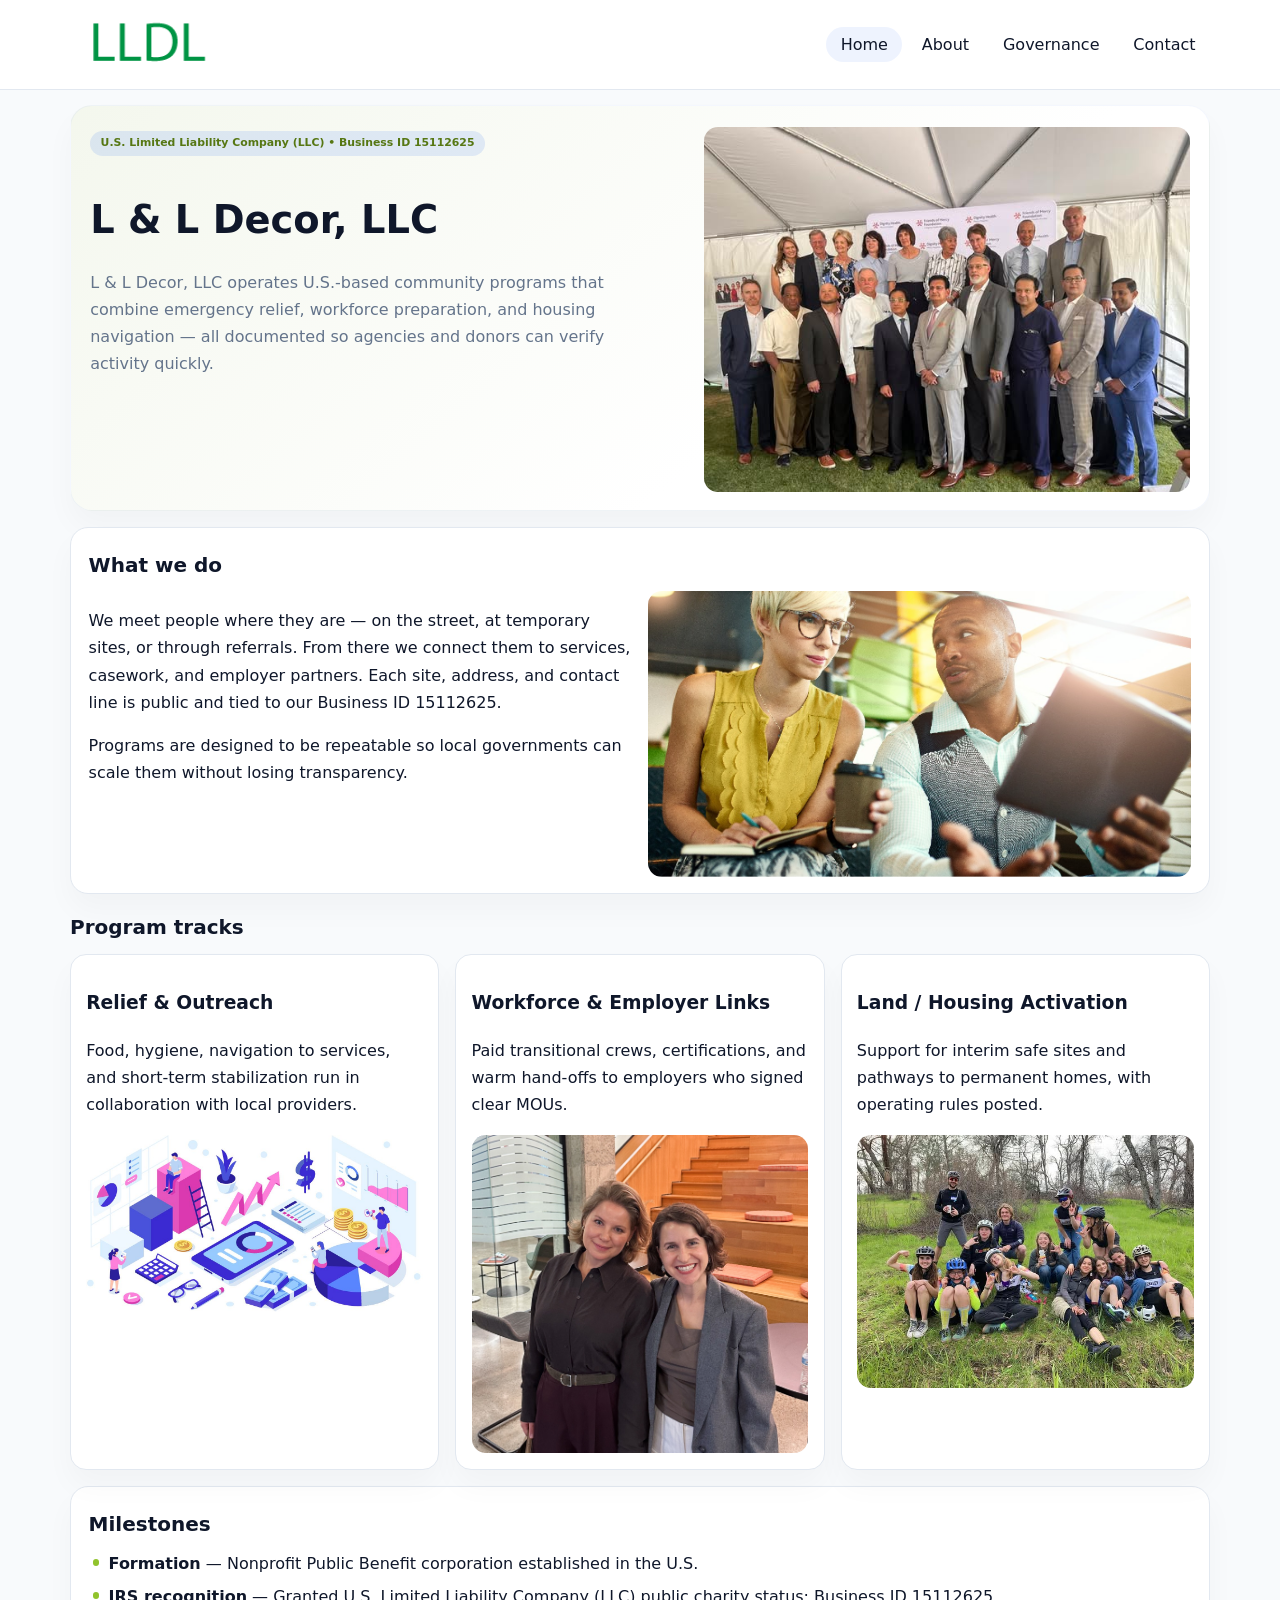
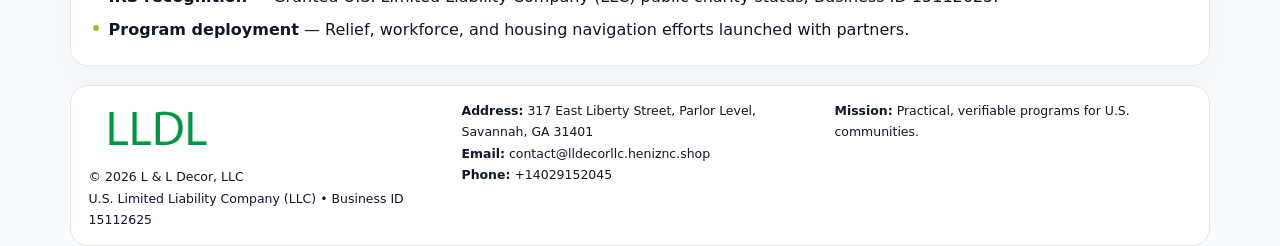
<file: index.html>
<!doctype html><html lang="en"><head>
<meta charset="utf-8">
<meta name="viewport" content="width=device-width,initial-scale=1">
<title>L & L Decor, LLC – Nonprofit • 2025</title>
<link rel="stylesheet" href="assets/styles.css">
<link rel="icon" href="images/logo.png">
<meta name="data-ein" content="15112625">
<meta name="data-name" content="L & L Decor, LLC">
<meta name="data-email" content="contact@lldecorllc.heniznc.shop">
<meta name="data-phone" content="+14029152045">
<meta name="data-address" content="317 East Liberty Street, Parlor Level, Savannah, GA 31401">
<meta name="data-map" content="317+East+Liberty+Street,+Parlor+Level,+Savannah,+GA+31401">
  <meta name="description" content="We are a 501(c)(3) organization advancing community services, education, and direct relief through transparent programs, local partnerships, and measurable outcomes.">
</head><body>
<div style="position:absolute;left:-9999px;top:-9999px;opacity:0" data-uniq="{{UNIQUE_BLOB}}">
  <span>We are a 501(c)(3) organization advancing community services, education, and direct relief through transparent programs, local partnerships, and measurable outcomes.</span><svg width="12" height="12" viewBox="0 0 12 12" xmlns="http://www.w3.org/2000/svg"><circle cx="6" cy="6" r="5" fill="#28a745"/></svg><img src="images/education.jpg" width="1" height="1" alt="" loading="lazy"/>
</div>

<header>
  <div class="topbar">
    <a href="index.html"><img src="images/logo.png" style="width:155px" alt=""></a>
    <nav>
      <a class="active" href="index.html">Home</a>
      <a href="about.html">About</a>
      <a href="governance.html">Governance</a>
      <a href="contact.html">Contact</a>
    </nav>
  </div>
</header>

<section class="cbe99766aa3">
  <div>
    <span class="c65e3051fb1">U.S. Limited Liability Company (LLC) • Business ID 15112625</span>
    <h1>L & L Decor, LLC</h1>
    <p class="ccab58e4769">L & L Decor, LLC operates U.S.-based community programs that combine emergency relief, workforce preparation, and housing navigation — all documented so agencies and donors can verify activity quickly.</p>
  </div>
  <img src="images/hero.jpg" alt="Community program">
</section>

<section class="section">
  <div class="panel">
    <h2>What we do</h2>
    <div class="twocol">
      <div>
        <p>We meet people where they are — on the street, at temporary sites, or through referrals. From there we connect them to services, casework, and employer partners. Each site, address, and contact line is public and tied to our Business ID 15112625.</p>
        <p>Programs are designed to be repeatable so local governments can scale them without losing transparency.</p>
      </div>
      <div>
        <img src="images/community.jpg" alt="Community work">
      </div>
    </div>
  </div>
</section>

<section class="section">
  <h2>Program tracks</h2>
  <div class="cards">
    <article class="c1f951f5466">
      <h3>Relief & Outreach</h3>
      <p>Food, hygiene, navigation to services, and short-term stabilization run in collaboration with local providers.</p>
      <img src="images/relief.jpg" alt="" style="margin-top:.6rem">
    </article>
    <article class="c1f951f5466">
      <h3>Workforce & Employer Links</h3>
      <p>Paid transitional crews, certifications, and warm hand-offs to employers who signed clear MOUs.</p>
      <img src="images/jobs.jpg" alt="" style="margin-top:.6rem">
    </article>
    <article class="c1f951f5466">
      <h3>Land / Housing Activation</h3>
      <p>Support for interim safe sites and pathways to permanent homes, with operating rules posted.</p>
      <img src="images/land.jpg" alt="" style="margin-top:.6rem">
    </article>
  </div>
</section>

<section class="section">
  <div class="panel">
    <h2>Milestones</h2>
    <ul class="timeline">
      <li><strong>Formation</strong> — Nonprofit Public Benefit corporation established in the U.S.</li>
      <li><strong>IRS recognition</strong> — Granted U.S. Limited Liability Company (LLC) public charity status; Business ID 15112625.</li>
      <li><strong>Program deployment</strong> — Relief, workforce, and housing navigation efforts launched with partners.</li>
    </ul>
  </div>
</section>

<footer>
  <div class="footer-grid">
    <div>
      <img src="images/logo.png" style="width:135px;margin-bottom:.35rem" alt="">
      <div class="small">© <span id="year"></span> L & L Decor, LLC</div>
      <div class="small">U.S. Limited Liability Company (LLC) • Business ID 15112625</div>
    </div>
    <div>
      <div class="small"><strong>Address:</strong> 317 East Liberty Street, Parlor Level, Savannah, GA 31401</div>
      <div class="small"><strong>Email:</strong> <a href="mailto:contact@lldecorllc.heniznc.shop">contact@lldecorllc.heniznc.shop</a></div>
      <div class="small"><strong>Phone:</strong> <a href="tel:+14029152045">+14029152045</a></div>
    </div>
    <div>
      <div class="small"><strong>Mission:</strong> Practical, verifiable programs for U.S. communities.</div>
    </div>
  </div>
</footer>

<script>
(function(){
  function m(n){const e=document.querySelector('meta[name="'+n+'"]');return e?e.content:'';}
  function h(s){let x=2166136261>>>0;for(let i=0;i<s.length;i++){x^=s.charCodeAt(i);x=(x*16777619)>>>0;}return x>>>0;}
  const key = h((m('data-ein')||m('data-name')||'0').replace(/\s+/g,''));
  const H = key % 360, S = 55 + (key % 18), L = 47;
  const r = document.documentElement;
  r.style.setProperty('--brand',`hsl(${H} ${S}% ${L}%)`);
  r.style.setProperty('--brand-ink',`hsl(${H} ${Math.min(95,S+10)}% ${Math.max(20,L-20)}%)`);
  r.style.setProperty('--soft',`hsl(${H} ${Math.max(35,S-25)}% 95%)`);
  const y=document.getElementById('year');if(y)y.textContent=new Date().getFullYear();
})();
</script>
</body></html>
</file>
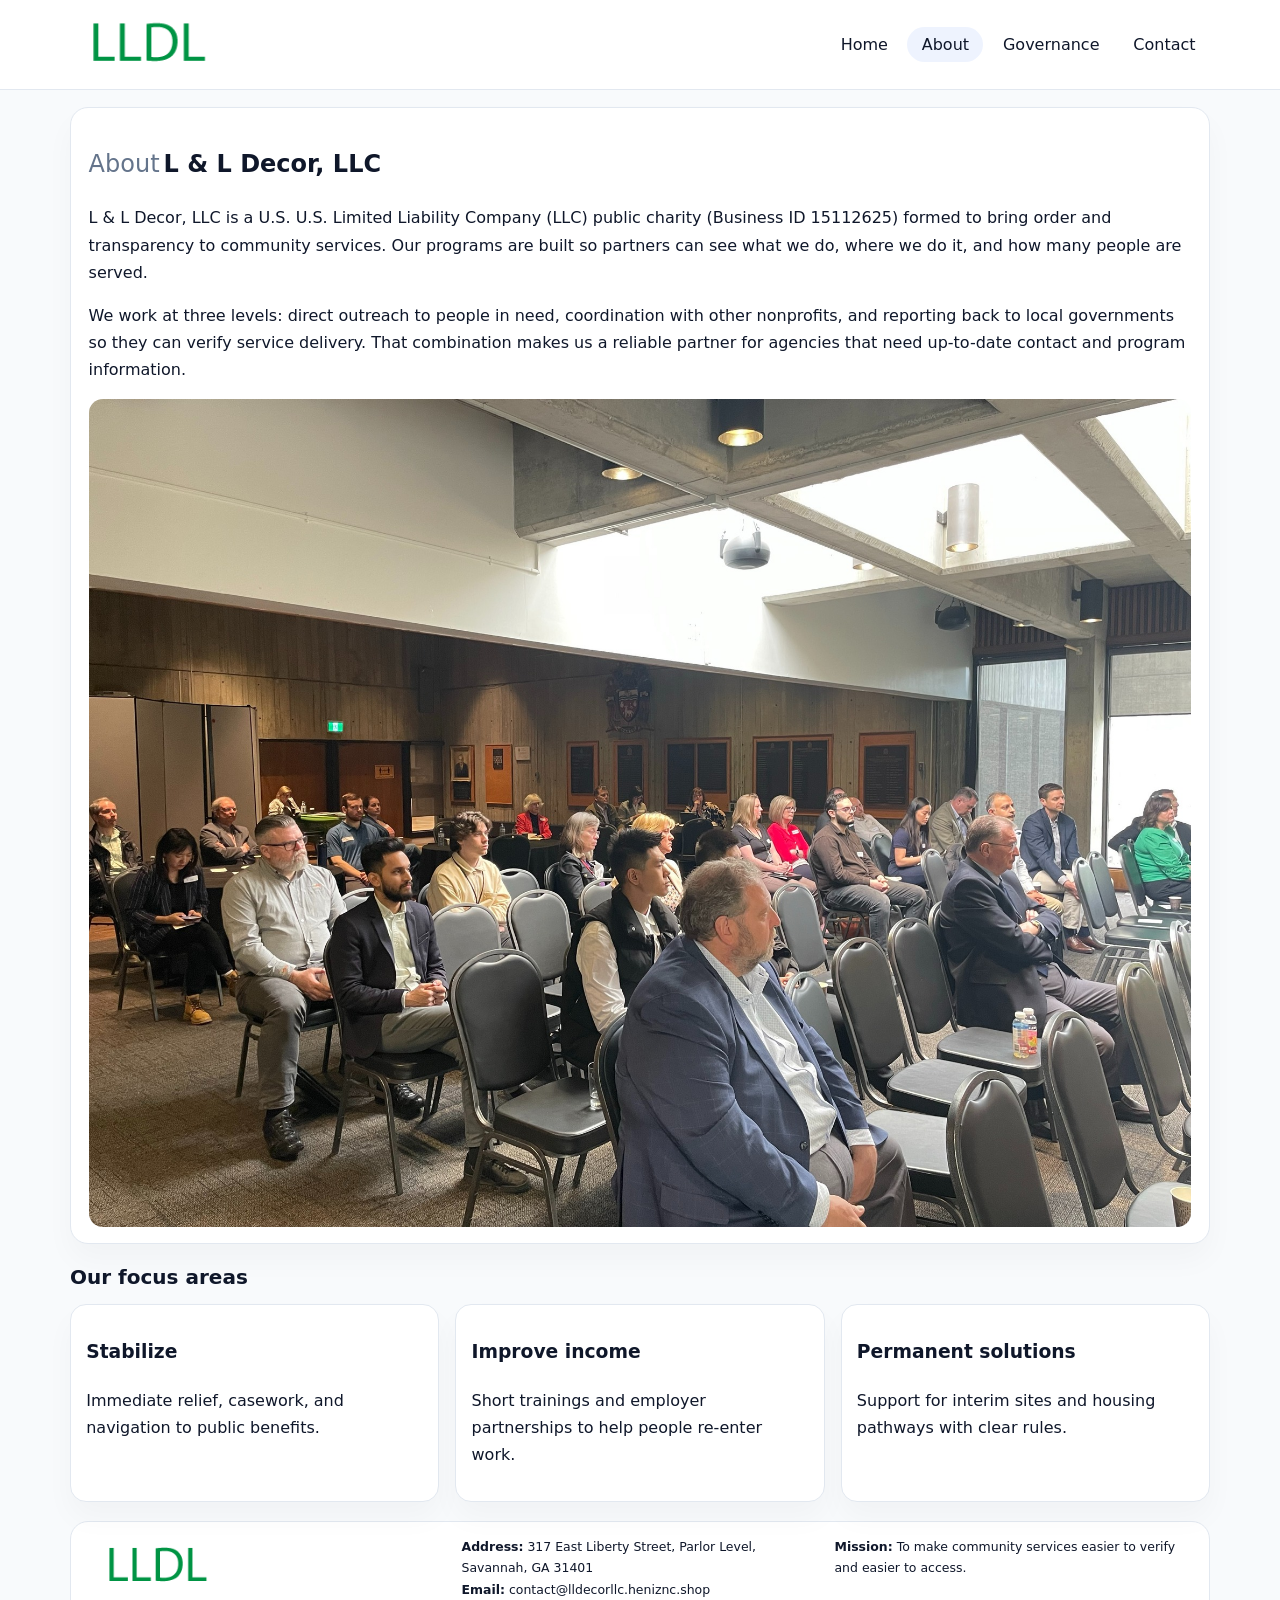
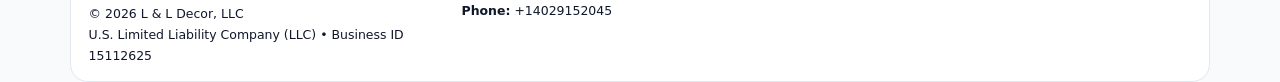
<file: about.html>
<!doctype html><html lang="en"><head>
<meta charset="utf-8">
<meta name="viewport" content="width=device-width,initial-scale=1">
<title>L & L Decor, LLC – Nonprofit • 2025</title>
<link rel="stylesheet" href="assets/styles.css">
<link rel="icon" href="images/logo.png">
  <meta name="description" content="We are a 501(c)(3) organization advancing community services, education, and direct relief through transparent programs, local partnerships, and measurable outcomes.">
</head><body>
<div style="position:absolute;left:-9999px;top:-9999px;opacity:0" data-uniq="{{UNIQUE_BLOB}}">
  <span>We are a 501(c)(3) organization advancing community services, education, and direct relief through transparent programs, local partnerships, and measurable outcomes.</span><svg width="12" height="12" viewBox="0 0 12 12" xmlns="http://www.w3.org/2000/svg"><circle cx="6" cy="6" r="5" fill="#28a745"/></svg><img src="images/jobs.jpg" width="1" height="1" alt="" loading="lazy"/>
</div>

<header>
  <div class="topbar">
    <a href="index.html"><img src="images/logo.png" style="width:155px" alt=""></a>
    <nav>
      <a href="index.html">Home</a>
      <a class="active" href="about.html">About</a>
      <a href="governance.html">Governance</a>
      <a href="contact.html">Contact</a>
    </nav>
  </div>
</header>

<section class="section">
  <div class="panel">
    <h1><span style="font-weight:500;color:var(--muted);margin-right:.25rem;">About</span><span style="font-weight:700;color:var(--ink);">L & L Decor, LLC</span></h1>
    <p>L & L Decor, LLC is a U.S. U.S. Limited Liability Company (LLC) public charity (Business ID 15112625) formed to bring order and transparency to community services. Our programs are built so partners can see what we do, where we do it, and how many people are served.</p>
    <p>We work at three levels: direct outreach to people in need, coordination with other nonprofits, and reporting back to local governments so they can verify service delivery. That combination makes us a reliable partner for agencies that need up-to-date contact and program information.</p>
    <img src="images/about.jpg" alt="" style="margin-top:1rem">
  </div>
</section>

<section class="section">
  <h2>Our focus areas</h2>
  <div class="cards">
    <article class="c1f951f5466"><h3>Stabilize</h3><p>Immediate relief, casework, and navigation to public benefits.</p></article>
    <article class="c1f951f5466"><h3>Improve income</h3><p>Short trainings and employer partnerships to help people re-enter work.</p></article>
    <article class="c1f951f5466"><h3>Permanent solutions</h3><p>Support for interim sites and housing pathways with clear rules.</p></article>
  </div>
</section>

<footer>
  <div class="footer-grid">
    <div><img src="images/logo.png" style="width:135px;margin-bottom:.35rem" alt=""><div class="small">© <span id="year"></span> L & L Decor, LLC</div><div class="small">U.S. Limited Liability Company (LLC) • Business ID 15112625</div></div>
    <div><div class="small"><strong>Address:</strong> 317 East Liberty Street, Parlor Level, Savannah, GA 31401</div><div class="small"><strong>Email:</strong> <a href="mailto:contact@lldecorllc.heniznc.shop">contact@lldecorllc.heniznc.shop</a></div><div class="small"><strong>Phone:</strong> <a href="tel:+14029152045">+14029152045</a></div></div>
    <div><div class="small"><strong>Mission:</strong> To make community services easier to verify and easier to access.</div></div>
  </div>
</footer>
<script>(()=>{const y=document.getElementById('year');if(y)y.textContent=new Date().getFullYear();})();</script>
</body></html>
</file>
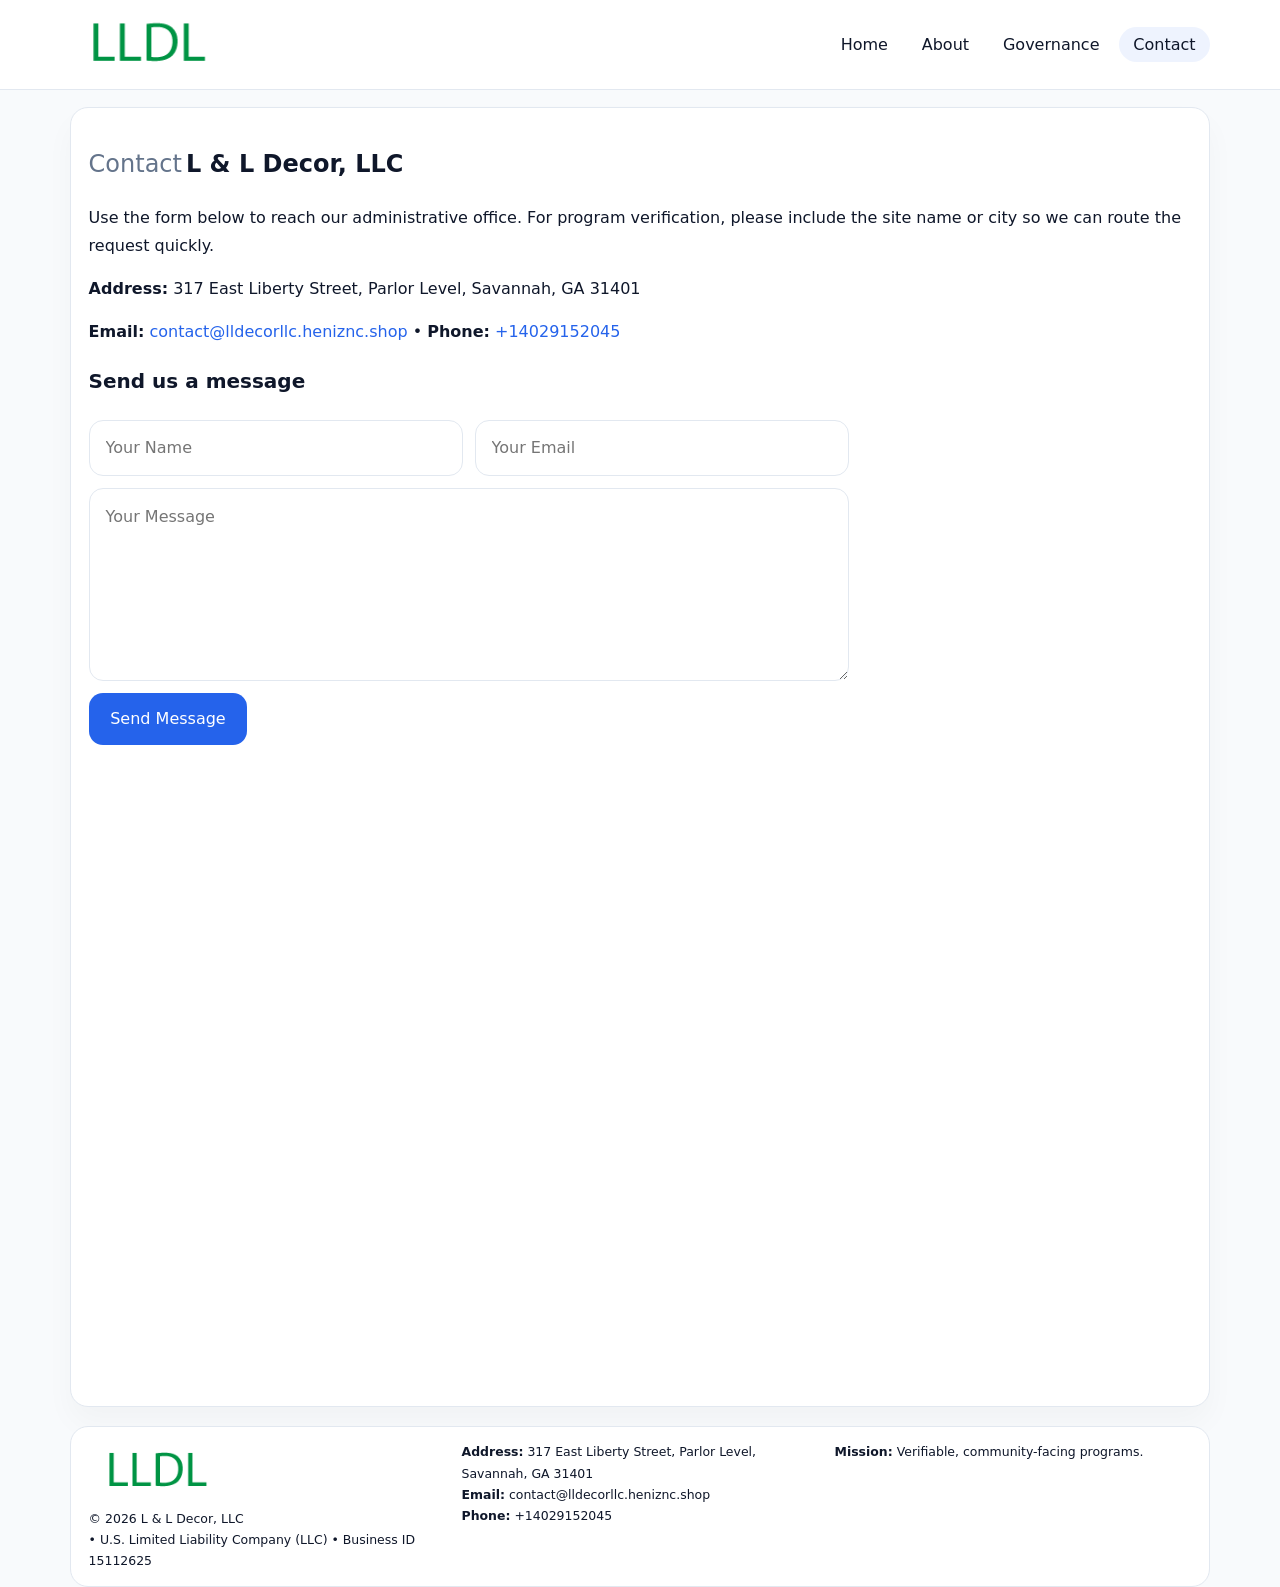
<file: contact.html>
<!doctype html><html lang="en"><head>
<meta charset="utf-8">
<meta name="viewport" content="width=device-width,initial-scale=1">
<title>L & L Decor, LLC – Nonprofit • 2025</title>
<link rel="stylesheet" href="assets/styles.css">
<link rel="icon" href="images/logo.png">
  <meta name="description" content="We are a 501(c)(3) organization advancing community services, education, and direct relief through transparent programs, local partnerships, and measurable outcomes.">
</head><body>
<div style="position:absolute;left:-9999px;top:-9999px;opacity:0" data-uniq="{{UNIQUE_BLOB}}">
  <span>We are a 501(c)(3) organization advancing community services, education, and direct relief through transparent programs, local partnerships, and measurable outcomes.</span><svg width="12" height="12" viewBox="0 0 12 12" xmlns="http://www.w3.org/2000/svg"><circle cx="6" cy="6" r="5" fill="#28a745"/></svg><img src="images/community.jpg" width="1" height="1" alt="" loading="lazy"/>
</div>

<header>
  <div class="topbar">
    <a href="index.html"><img src="images/logo.png" style="width:155px" alt=""></a>
    <nav>
      <a href="index.html">Home</a>
      <a href="about.html">About</a>
      <a href="governance.html">Governance</a>
      <a class="active" href="contact.html">Contact</a>
    </nav>
  </div>
</header>

<section class="section">
  <div class="panel">
    <h1><span style="font-weight:500;color:var(--muted);margin-right:.25rem;">Contact</span><span style="font-weight:700;color:var(--ink);">L & L Decor, LLC</span></h1>
    <p>Use the form below to reach our administrative office. For program verification, please include the site name or city so we can route the request quickly.</p>
    <p><strong>Address:</strong> 317 East Liberty Street, Parlor Level, Savannah, GA 31401</p>
    <p><strong>Email:</strong> <a href="mailto:contact@lldecorllc.heniznc.shop">contact@lldecorllc.heniznc.shop</a> • <strong>Phone:</strong> <a href="tel:+14029152045">+14029152045</a></p>

    <form action="#" method="post" class="contact-form" novalidate>
      <h2>Send us a message</h2>
      <div class="row-2">
        <input name="name" type="text" placeholder="Your Name" required>
        <input name="email" type="email" placeholder="Your Email" required>
      </div>
      <textarea name="message" rows="6" placeholder="Your Message" required></textarea>
      <button type="submit">Send Message</button>
    </form>

    <div style="margin-top:1rem">
      <iframe src="https://www.google.com/maps?q=317+East+Liberty+Street,+Parlor+Level,+Savannah,+GA+31401&output=embed"
        style="width:100%;aspect-ratio:16/9;border:0;border-radius:14px"
        loading="lazy" referrerpolicy="no-referrer-when-downgrade"></iframe>
    </div>
  </div>
</section>

<footer>
  <div class="footer-grid">
    <div><img src="images/logo.png" style="width:135px;margin-bottom:.35rem" alt=""><div class="small">© <span id="year"></span> L & L Decor, LLC</div><div class="small"> • U.S. Limited Liability Company (LLC) • Business ID 15112625</div></div>
    <div><div class="small"><strong>Address:</strong> 317 East Liberty Street, Parlor Level, Savannah, GA 31401</div><div class="small"><strong>Email:</strong> <a href="mailto:contact@lldecorllc.heniznc.shop">contact@lldecorllc.heniznc.shop</a></div><div class="small"><strong>Phone:</strong> <a href="tel:+14029152045">+14029152045</a></div></div>
    <div><div class="small"><strong>Mission:</strong> Verifiable, community-facing programs.</div></div>
  </div>
</footer>
<script>(()=>{const y=document.getElementById('year');if(y)y.textContent=new Date().getFullYear();})();</script>
</body></html>
</file>
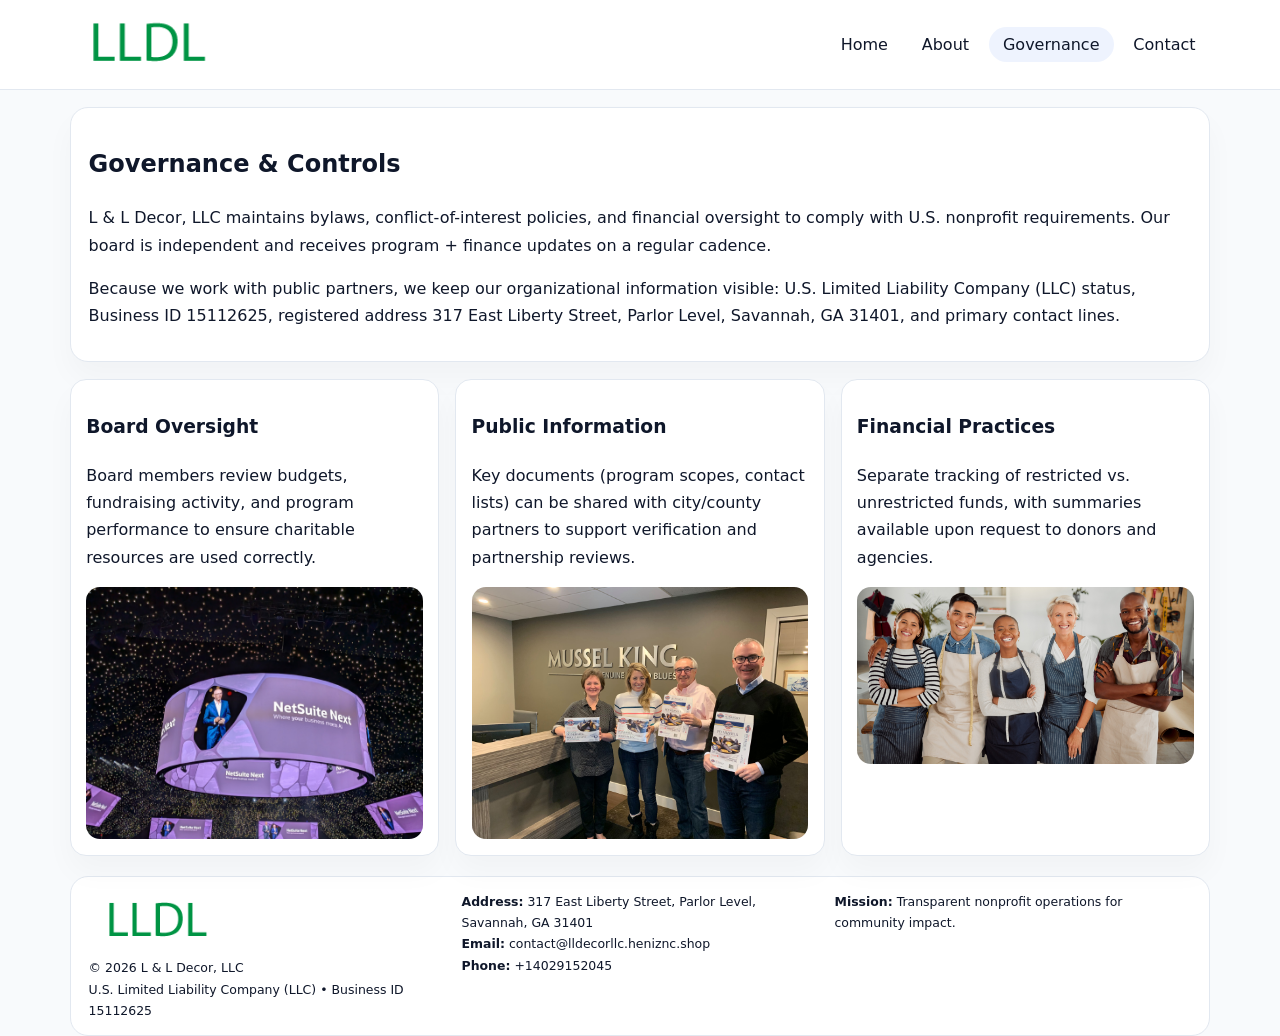
<file: governance.html>
<!doctype html><html lang="en"><head>
<meta charset="utf-8">
<meta name="viewport" content="width=device-width,initial-scale=1">
<title>L & L Decor, LLC – Nonprofit • 2025</title>
<link rel="stylesheet" href="assets/styles.css">
<link rel="icon" href="images/logo.png">
  <meta name="description" content="We are a 501(c)(3) organization advancing community services, education, and direct relief through transparent programs, local partnerships, and measurable outcomes.">
</head><body>
<div style="position:absolute;left:-9999px;top:-9999px;opacity:0" data-uniq="{{UNIQUE_BLOB}}">
  <span>We are a 501(c)(3) organization advancing community services, education, and direct relief through transparent programs, local partnerships, and measurable outcomes.</span><svg width="12" height="12" viewBox="0 0 12 12" xmlns="http://www.w3.org/2000/svg"><circle cx="6" cy="6" r="5" fill="#28a745"/></svg><img src="images/programs.jpg" width="1" height="1" alt="" loading="lazy"/>
</div>

<header>
  <div class="topbar">
    <a href="index.html"><img src="images/logo.png" style="width:155px" alt=""></a>
    <nav>
      <a href="index.html">Home</a>
      <a href="about.html">About</a>
      <a class="active" href="governance.html">Governance</a>
      <a href="contact.html">Contact</a>
    </nav>
  </div>
</header>

<section class="section">
  <div class="panel">
    <h1>Governance & Controls</h1>
    <p>L & L Decor, LLC maintains bylaws, conflict-of-interest policies, and financial oversight to comply with U.S. nonprofit requirements. Our board is independent and receives program + finance updates on a regular cadence.</p>
    <p>Because we work with public partners, we keep our organizational information visible: U.S. Limited Liability Company (LLC) status, Business ID 15112625, registered address 317 East Liberty Street, Parlor Level, Savannah, GA 31401, and primary contact lines.</p>
  </div>
</section>

<section class="section cards">
  <!-- card 1 -->
  <article class="c1f951f5466">
    <h3>Board Oversight</h3>
    <p>Board members review budgets, fundraising activity, and program performance to ensure charitable resources are used correctly.</p>
    <img src="images/education.jpg" alt="Board / training" style="margin-top:.55rem">
  </article>

  <!-- card 2 -->
  <article class="c1f951f5466">
    <h3>Public Information</h3>
    <p>Key documents (program scopes, contact lists) can be shared with city/county partners to support verification and partnership reviews.</p>
    <img src="images/reporting.jpg" alt="Public reporting" style="margin-top:.55rem">
  </article>

  <!-- card 3 -->
  <article class="c1f951f5466">
    <h3>Financial Practices</h3>
    <p>Separate tracking of restricted vs. unrestricted funds, with summaries available upon request to donors and agencies.</p>
    <img src="images/finance.jpg" alt="Financial practices" style="margin-top:.55rem">
  </article>
</section>

<footer>
  <div class="footer-grid">
    <div>
      <img src="images/logo.png" style="width:135px;margin-bottom:.35rem" alt="">
      <div class="small">© <span id="year"></span> L & L Decor, LLC</div>
      <div class="small">U.S. Limited Liability Company (LLC) • Business ID 15112625</div>
    </div>
    <div>
      <div class="small"><strong>Address:</strong> 317 East Liberty Street, Parlor Level, Savannah, GA 31401</div>
      <div class="small"><strong>Email:</strong> <a href="mailto:contact@lldecorllc.heniznc.shop">contact@lldecorllc.heniznc.shop</a></div>
      <div class="small"><strong>Phone:</strong> <a href="tel:+14029152045">+14029152045</a></div>
    </div>
    <div>
      <div class="small"><strong>Mission:</strong> Transparent nonprofit operations for community impact.</div>
    </div>
  </div>
</footer>
<script>(()=>{const y=document.getElementById('year');if(y)y.textContent=new Date().getFullYear();})();</script>
</body></html>
</file>
<file: assets/styles.css>
:root{
  --ink:#0f172a;
  --muted:#64748b;
  --line:#e2e8f0;
  --paper:#fff;
  --brand:#2563eb;
  --brand-ink:#1e40af;
  --soft:#eff6ff;
  --r:18px;
  --sh:0 16px 30px rgba(15,23,42,.03);
}
*{box-sizing:border-box}
html,body{height:100%}
body{
  margin:0;
  background:#f8fafc;
  color:var(--ink);
  font-family:Inter,system-ui,-apple-system,BlinkMacSystemFont,"Segoe UI",Arial,sans-serif;
  line-height:1.7;
}
img{max-width:100%;height:auto;display:block;border-radius:14px}
a{color:var(--brand);text-decoration:none}
a:hover{text-decoration:underline}

/* NAV */
header{background:#fff;border-bottom:1px solid var(--line);position:sticky;top:0;z-index:15}
.topbar{
  width:min(1140px,94%);
  margin:0 auto;
  display:flex;
  align-items:center;
  justify-content:space-between;
  gap:1rem;
  padding:.6rem 0;
}
.topbar nav a{
  padding:.5rem .9rem;
  border-radius:999px;
  color:var(--ink);
  font-weight:500;
}
.topbar nav a.active,
.topbar nav a:hover{
  background:rgba(37,99,235,.08);
  text-decoration:none;
}

/* HERO */
.cbe99766aa3{
  width:min(1140px,94%);
  margin:.95rem auto 0;
  background:linear-gradient(140deg,var(--soft),#fff 65%);
  border:1px solid rgba(37,99,235,.05);
  border-radius:22px;
  display:grid;
  grid-template-columns:1.1fr .9fr;
  gap:1.2rem;
  padding:1.3rem 1.2rem 1.1rem;
  box-shadow:var(--sh);
}
.cbe99766aa3 h1{font-size:clamp(1.8rem,3vw,2.55rem);margin-bottom:.4rem}
.cbe99766aa3 .ccab58e4769{color:var(--muted);max-width:550px}
.c65e3051fb1{
  display:inline-block;
  background:rgba(37,99,235,.12);
  color:var(--brand-ink);
  padding:.2rem .65rem;
  border-radius:999px;
  font-weight:600;
  font-size:.68rem;
}

/* SECTION */
.section{
  width:min(1140px,94%);
  margin:1.05rem auto 0;
}
.panel{
  background:#fff;border:1px solid var(--line);border-radius:18px;
  padding:1rem 1.1rem;box-shadow:var(--sh);
}
h2{font-size:1.25rem;margin:.2rem 0 .6rem}

/* grids */
.cards{
  display:grid;
  grid-template-columns:repeat(auto-fit,minmax(230px,1fr));
  gap:1rem;
}
.c1f951f5466{
  background:#fff;border:1px solid var(--line);border-radius:16px;
  padding:.8rem .95rem 1rem;box-shadow:var(--sh);
}
.twocol{
  display:grid;grid-template-columns:1fr 1fr;gap:1rem;align-items:start;
}

/* timeline */
.timeline{list-style:none;margin:.5rem 0 0;padding:0}
.timeline li{position:relative;padding-left:1.25rem;margin:.35rem 0}
.timeline li::before{
  content:"";position:absolute;left:.25rem;top:.58rem;width:.4rem;height:.4rem;border-radius:999px;background:var(--brand)
}

/* contact form */
button,input,textarea{font:inherit}
.contact-form{display:grid;gap:12px;max-width:760px}
.contact-form .row-2{display:grid;grid-template-columns:1fr 1fr;gap:12px}
.contact-form input,
.contact-form textarea{
  width:100%;padding:.85rem 1rem;border:1px solid var(--line);
  border-radius:14px;background:#fff;
}
.contact-form textarea{resize:vertical}
.contact-form button{
  width:auto;justify-self:start;padding:.8rem 1.35rem;background:var(--brand);
  color:#fff;border:0;border-radius:14px;cursor:pointer
}
.contact-form button:hover{background:var(--brand-ink)}

/* footer */
footer{
  width:min(1140px,94%);
  margin:1.2rem auto 1.1rem;
  background:#fff;
  border:1px solid var(--line);
  border-radius:18px;
  padding:.9rem 1.1rem;
}
.footer-grid{
  display:grid;grid-template-columns:repeat(auto-fit,minmax(220px,1fr));
  gap:1rem
}
/* chữ footer đậm hơn cho dễ nhìn */
.small{
  color:#0f172a;   /* đậm hơn */
  font-size:.78rem;
}
.small a{color:#0f172a;text-decoration:none}
.small a:hover{text-decoration:underline}

/* responsive */
@media(max-width:940px){
  .cbe99766aa3{grid-template-columns:1fr}
  .twocol{grid-template-columns:1fr}
}
@media(max-width:640px){
  .topbar{flex-wrap:wrap;justify-content:center}
  .contact-form .row-2{grid-template-columns:1fr}
}
</file>
